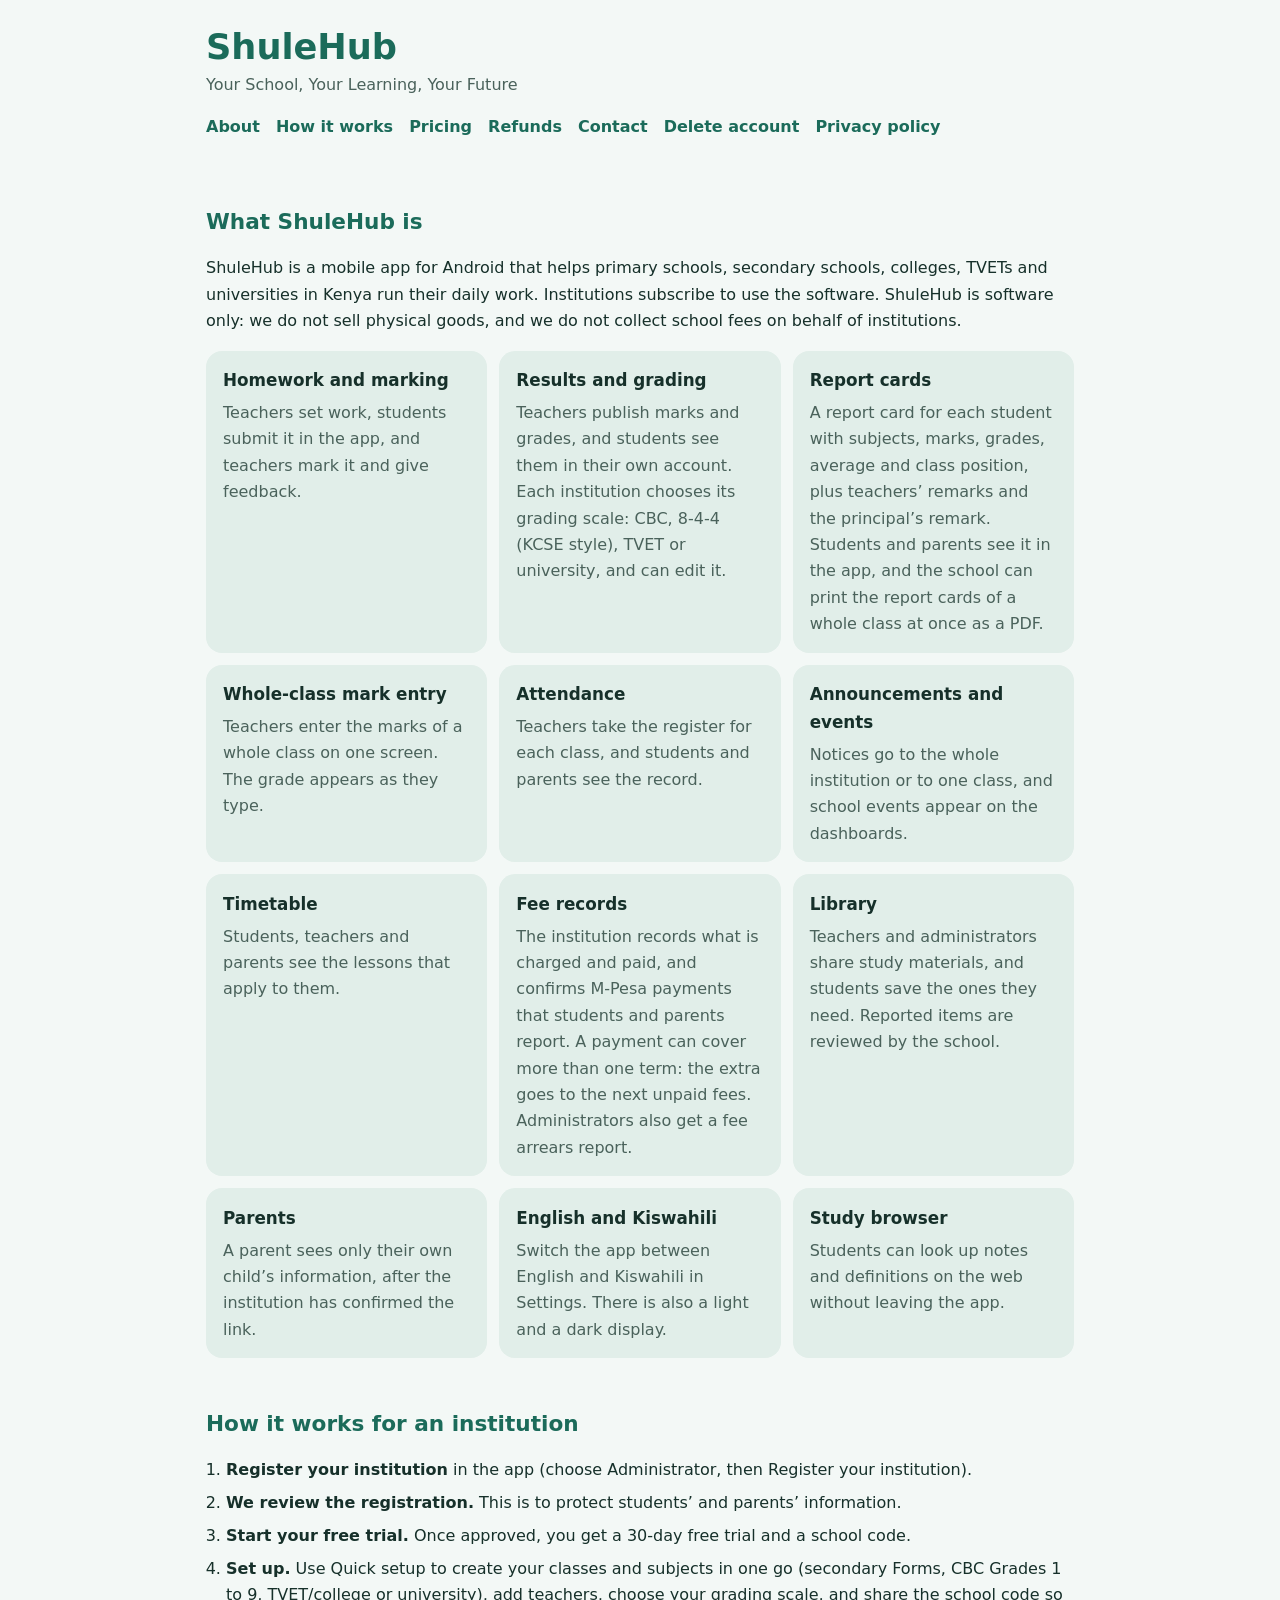
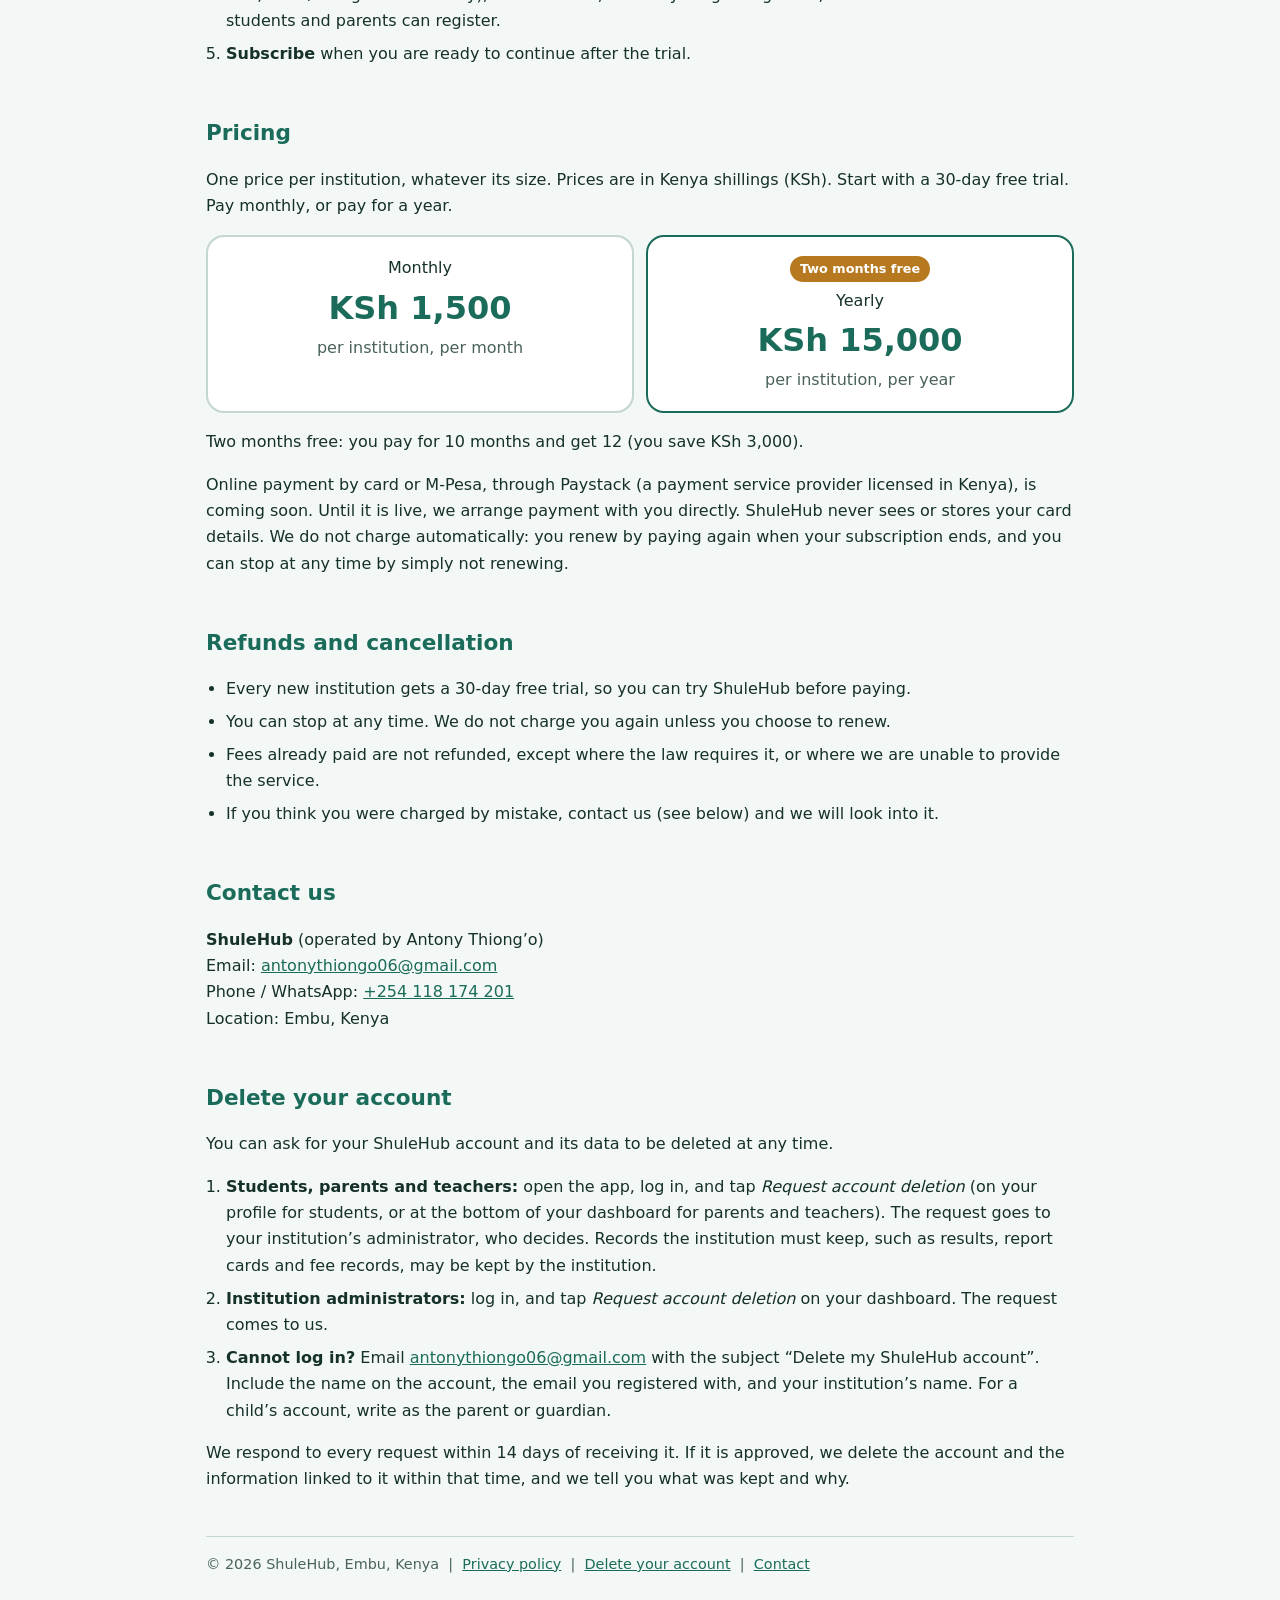
<file: index.html>
<!doctype html>
<html lang="en">
<head>
<meta charset="utf-8">
<meta name="viewport" content="width=device-width, initial-scale=1">
<title>ShuleHub – Your School, Your Learning, Your Future</title>
<meta name="description" content="ShuleHub is an Android app for primary schools, secondary schools, colleges, TVETs and universities in Kenya: homework, results, report cards, attendance, announcements and fee records.">
<style>
  :root{
    --bg:#f3f8f6; --card:#ffffff; --ink:#16302a; --muted:#4a625b;
    --brand:#1b6b5a; --on-brand:#ffffff; --brand-soft:#e1eee9; --line:#c3d6cf; --accent:#b7791f;
  }
  @media (prefers-color-scheme: dark){
    :root{
      --bg:#0f1a17; --card:#16241f; --ink:#e4f1ed; --muted:#b7ccc5;
      --brand:#5fc3a8; --on-brand:#08201a; --brand-soft:#21332d; --line:#33463f; --accent:#f0c070;
    }
  }
  *{box-sizing:border-box}
  html{scroll-behavior:smooth}
  body{margin:0;background:var(--bg);color:var(--ink);
    font:16px/1.65 system-ui,-apple-system,"Segoe UI",Roboto,Arial,sans-serif}
  .wrap{max-width:900px;margin:0 auto;padding:0 16px 56px}
  a{color:var(--brand)}
  header{padding:28px 0 8px}
  header h1{margin:0;font-size:2.2rem;line-height:1.1;color:var(--brand)}
  header p{margin:.3em 0 0;color:var(--muted)}
  nav{display:flex;flex-wrap:wrap;gap:6px 16px;margin:16px 0 8px}
  nav a{font-weight:600;text-decoration:none}
  h2{font-size:1.35rem;margin:2.2em 0 .6em;color:var(--brand);scroll-margin-top:12px}
  h3{margin:.1em 0 .3em;font-size:1.05rem}
  .grid{display:grid;grid-template-columns:repeat(auto-fit,minmax(250px,1fr));gap:12px}
  .card{background:var(--card);border:1px solid var(--line);border-radius:16px;padding:14px 16px}
  .card p{margin:0;color:var(--muted)}
  .soft{background:var(--brand-soft);border-color:transparent}
  ol,ul{padding-left:1.25em}
  li{margin:.4em 0}
  .prices{display:grid;grid-template-columns:repeat(auto-fit,minmax(240px,1fr));gap:12px;margin:12px 0}
  .price{background:var(--card);border:2px solid var(--line);border-radius:18px;padding:18px;text-align:center}
  .price.best{border-color:var(--brand)}
  .price .amt{font-size:2rem;font-weight:700;color:var(--brand)}
  .price .per{color:var(--muted)}
  .tag{display:inline-block;background:var(--accent);color:#fff;border-radius:999px;padding:2px 10px;font-size:.8rem;font-weight:700;margin-bottom:6px}
  @media (prefers-color-scheme: dark){ .tag{color:#2b1c00} }
  footer{margin-top:3em;color:var(--muted);font-size:.9rem;border-top:1px solid var(--line);padding-top:16px}
</style>
</head>
<body>
<div class="wrap">

<header>
  <h1>ShuleHub</h1>
  <p>Your School, Your Learning, Your Future</p>
  <nav>
    <a href="#about">About</a>
    <a href="#how">How it works</a>
    <a href="#pricing">Pricing</a>
    <a href="#refunds">Refunds</a>
    <a href="#contact">Contact</a>
    <a href="#delete">Delete account</a>
    <a href="privacy.html">Privacy policy</a>
  </nav>
</header>

<h2 id="about">What ShuleHub is</h2>
<p>ShuleHub is a mobile app for Android that helps primary schools, secondary schools, colleges, TVETs and universities in Kenya run their daily work. Institutions subscribe to use the software. ShuleHub is software only: we do not sell physical goods, and we do not collect school fees on behalf of institutions.</p>

<div class="grid">
  <div class="card soft"><h3>Homework and marking</h3><p>Teachers set work, students submit it in the app, and teachers mark it and give feedback.</p></div>
  <div class="card soft"><h3>Results and grading</h3><p>Teachers publish marks and grades, and students see them in their own account. Each institution chooses its grading scale: CBC, 8-4-4 (KCSE style), TVET or university, and can edit it.</p></div>
  <div class="card soft"><h3>Report cards</h3><p>A report card for each student with subjects, marks, grades, average and class position, plus teachers’ remarks and the principal’s remark. Students and parents see it in the app, and the school can print the report cards of a whole class at once as a PDF.</p></div>
  <div class="card soft"><h3>Whole-class mark entry</h3><p>Teachers enter the marks of a whole class on one screen. The grade appears as they type.</p></div>
  <div class="card soft"><h3>Attendance</h3><p>Teachers take the register for each class, and students and parents see the record.</p></div>
  <div class="card soft"><h3>Announcements and events</h3><p>Notices go to the whole institution or to one class, and school events appear on the dashboards.</p></div>
  <div class="card soft"><h3>Timetable</h3><p>Students, teachers and parents see the lessons that apply to them.</p></div>
  <div class="card soft"><h3>Fee records</h3><p>The institution records what is charged and paid, and confirms M-Pesa payments that students and parents report. A payment can cover more than one term: the extra goes to the next unpaid fees. Administrators also get a fee arrears report.</p></div>
  <div class="card soft"><h3>Library</h3><p>Teachers and administrators share study materials, and students save the ones they need. Reported items are reviewed by the school.</p></div>
  <div class="card soft"><h3>Parents</h3><p>A parent sees only their own child’s information, after the institution has confirmed the link.</p></div>
  <div class="card soft"><h3>English and Kiswahili</h3><p>Switch the app between English and Kiswahili in Settings. There is also a light and a dark display.</p></div>
  <div class="card soft"><h3>Study browser</h3><p>Students can look up notes and definitions on the web without leaving the app.</p></div>
</div>

<h2 id="how">How it works for an institution</h2>
<ol>
  <li><strong>Register your institution</strong> in the app (choose Administrator, then Register your institution).</li>
  <li><strong>We review the registration.</strong> This is to protect students’ and parents’ information.</li>
  <li><strong>Start your free trial.</strong> Once approved, you get a 30-day free trial and a school code.</li>
  <li><strong>Set up.</strong> Use Quick setup to create your classes and subjects in one go (secondary Forms, CBC Grades 1 to 9, TVET/college or university), add teachers, choose your grading scale, and share the school code so students and parents can register.</li>
  <li><strong>Subscribe</strong> when you are ready to continue after the trial.</li>
</ol>

<h2 id="pricing">Pricing</h2>
<p>One price per institution, whatever its size. Prices are in Kenya shillings (KSh). Start with a 30-day free trial. Pay monthly, or pay for a year.</p>
<div class="prices">
  <div class="price">
    <div>Monthly</div>
    <div class="amt">KSh 1,500</div>
    <div class="per">per institution, per month</div>
  </div>
  <div class="price best">
    <span class="tag">Two months free</span>
    <div>Yearly</div>
    <div class="amt">KSh 15,000</div>
    <div class="per">per institution, per year</div>
  </div>
</div>
<p>Two months free: you pay for 10 months and get 12 (you save KSh 3,000).</p>
<p>Online payment by card or M-Pesa, through Paystack (a payment service provider licensed in Kenya), is coming soon. Until it is live, we arrange payment with you directly. ShuleHub never sees or stores your card details. We do not charge automatically: you renew by paying again when your subscription ends, and you can stop at any time by simply not renewing.</p>

<h2 id="refunds">Refunds and cancellation</h2>
<ul>
  <li>Every new institution gets a 30-day free trial, so you can try ShuleHub before paying.</li>
  <li>You can stop at any time. We do not charge you again unless you choose to renew.</li>
  <li>Fees already paid are not refunded, except where the law requires it, or where we are unable to provide the service.</li>
  <li>If you think you were charged by mistake, contact us (see below) and we will look into it.</li>
</ul>

<h2 id="contact">Contact us</h2>
<p><strong>ShuleHub</strong> (operated by Antony Thiong’o)<br>
Email: <a href="mailto:antonythiongo06@gmail.com">antonythiongo06@gmail.com</a><br>
Phone / WhatsApp: <a href="tel:+254118174201">+254 118 174 201</a><br>
Location: Embu, Kenya</p>

<h2 id="delete">Delete your account</h2>
<p>You can ask for your ShuleHub account and its data to be deleted at any time.</p>
<ol>
  <li><strong>Students, parents and teachers:</strong> open the app, log in, and tap <em>Request account deletion</em> (on your profile for students, or at the bottom of your dashboard for parents and teachers). The request goes to your institution’s administrator, who decides. Records the institution must keep, such as results, report cards and fee records, may be kept by the institution.</li>
  <li><strong>Institution administrators:</strong> log in, and tap <em>Request account deletion</em> on your dashboard. The request comes to us.</li>
  <li><strong>Cannot log in?</strong> Email <a href="mailto:antonythiongo06@gmail.com?subject=Delete%20my%20ShuleHub%20account">antonythiongo06@gmail.com</a> with the subject “Delete my ShuleHub account”. Include the name on the account, the email you registered with, and your institution’s name. For a child’s account, write as the parent or guardian.</li>
</ol>
<p>We respond to every request within 14 days of receiving it. If it is approved, we delete the account and the information linked to it within that time, and we tell you what was kept and why.</p>

<footer>
  &copy; 2026 ShuleHub, Embu, Kenya &nbsp;|&nbsp; <a href="privacy.html">Privacy policy</a> &nbsp;|&nbsp; <a href="#delete">Delete your account</a> &nbsp;|&nbsp; <a href="mailto:antonythiongo06@gmail.com">Contact</a>
</footer>

</div>
</body>
</html>
</file>
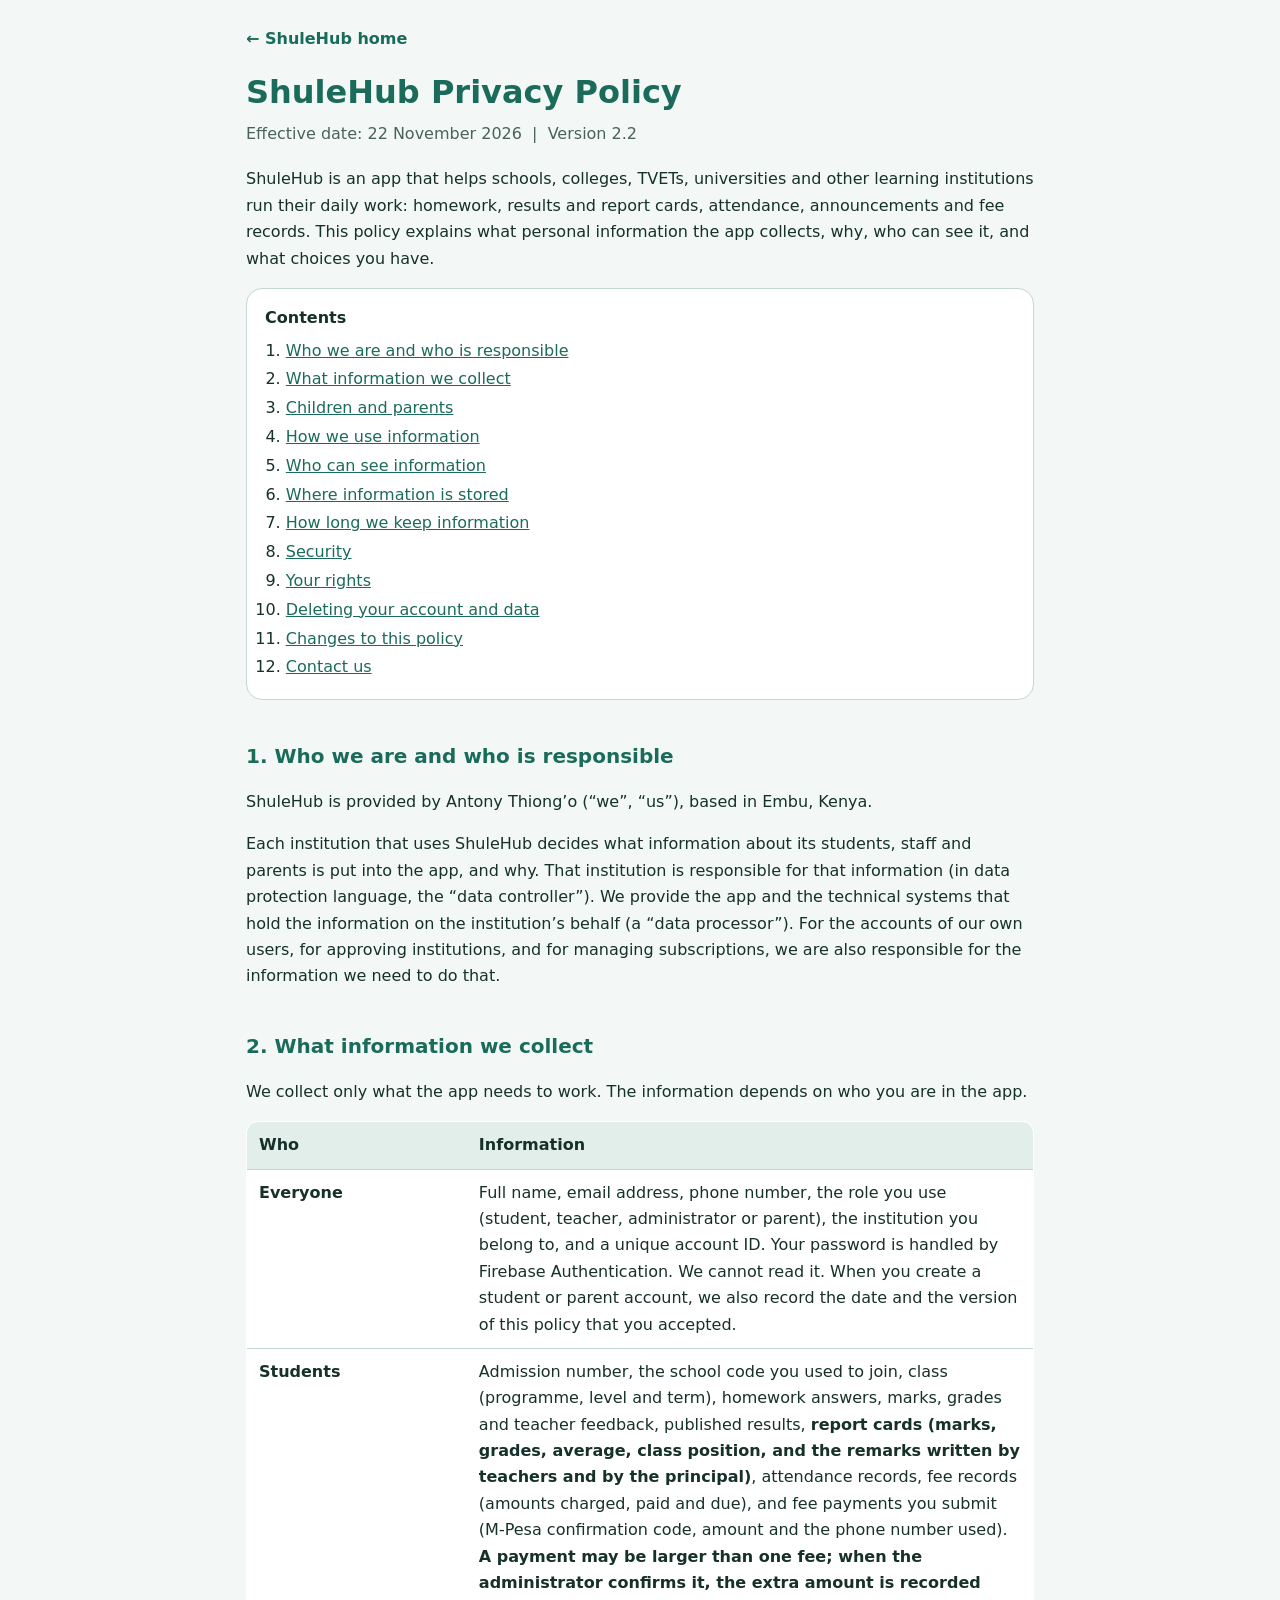
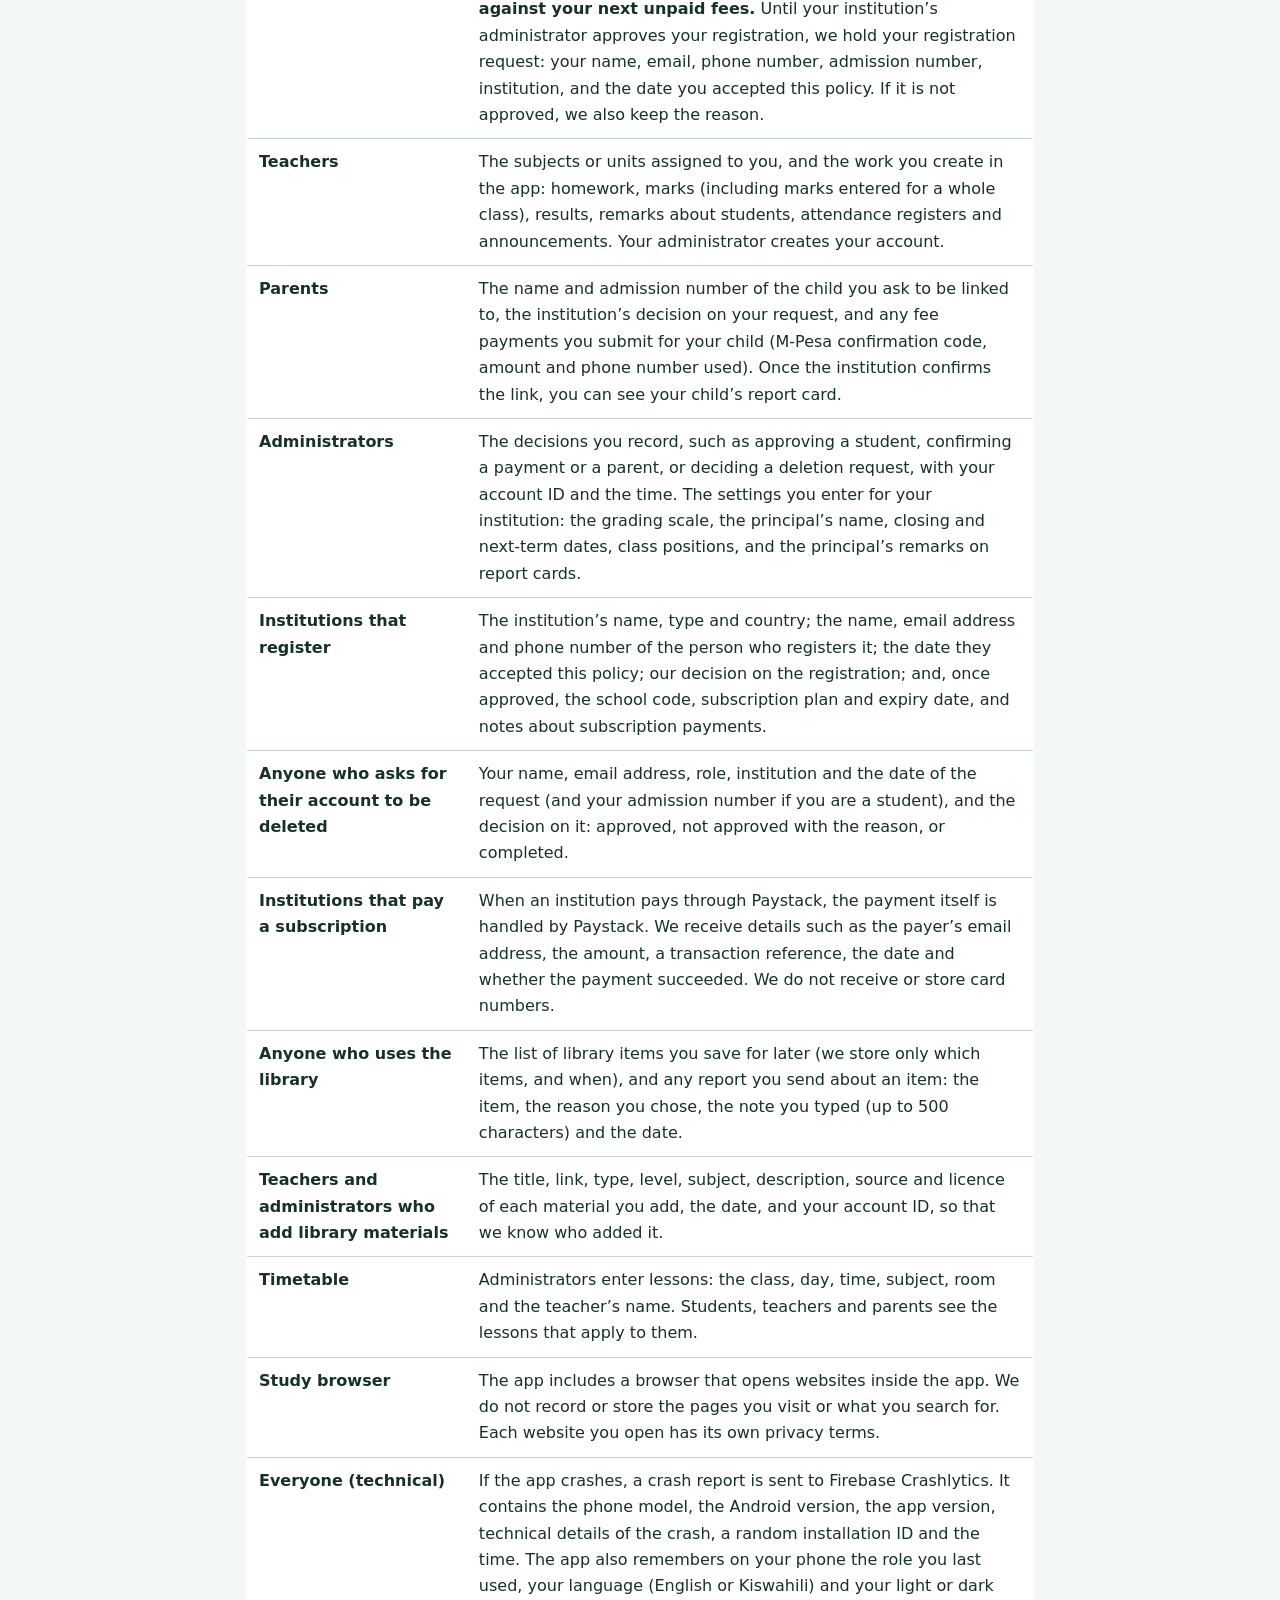
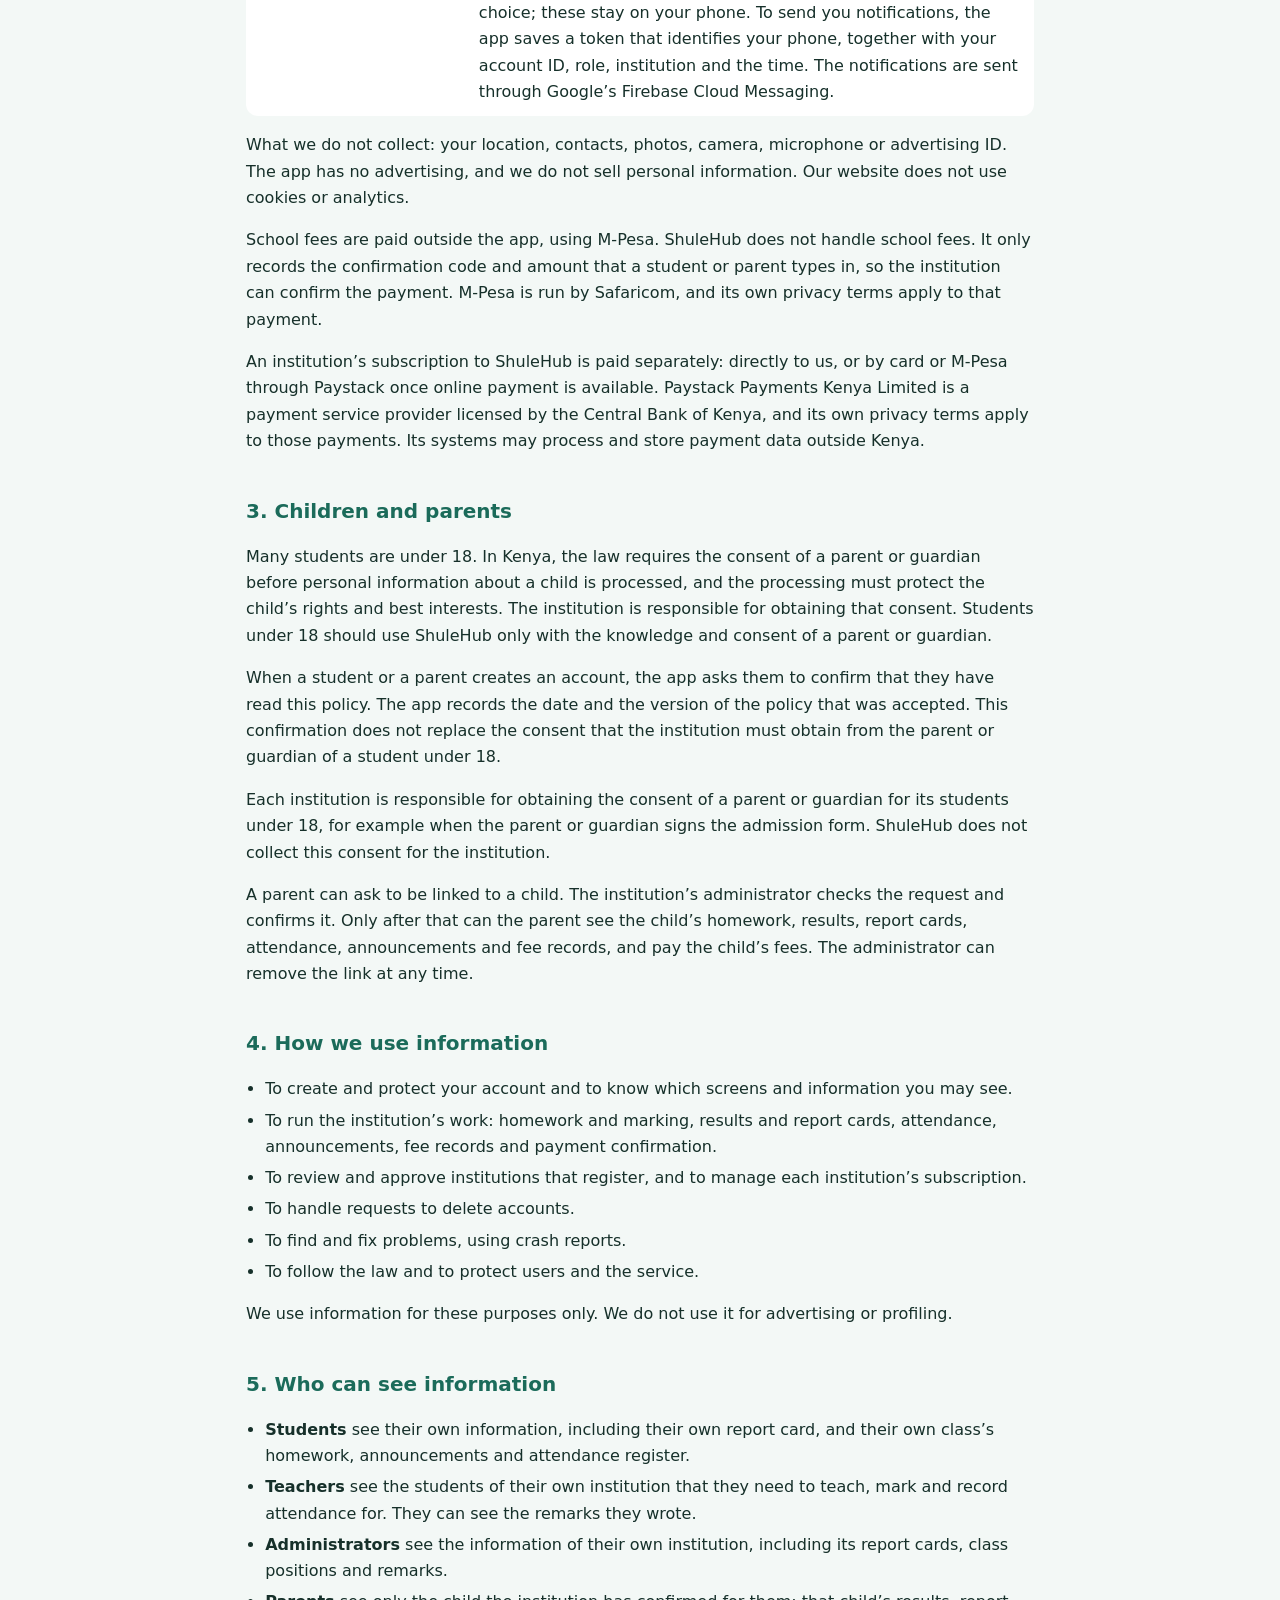
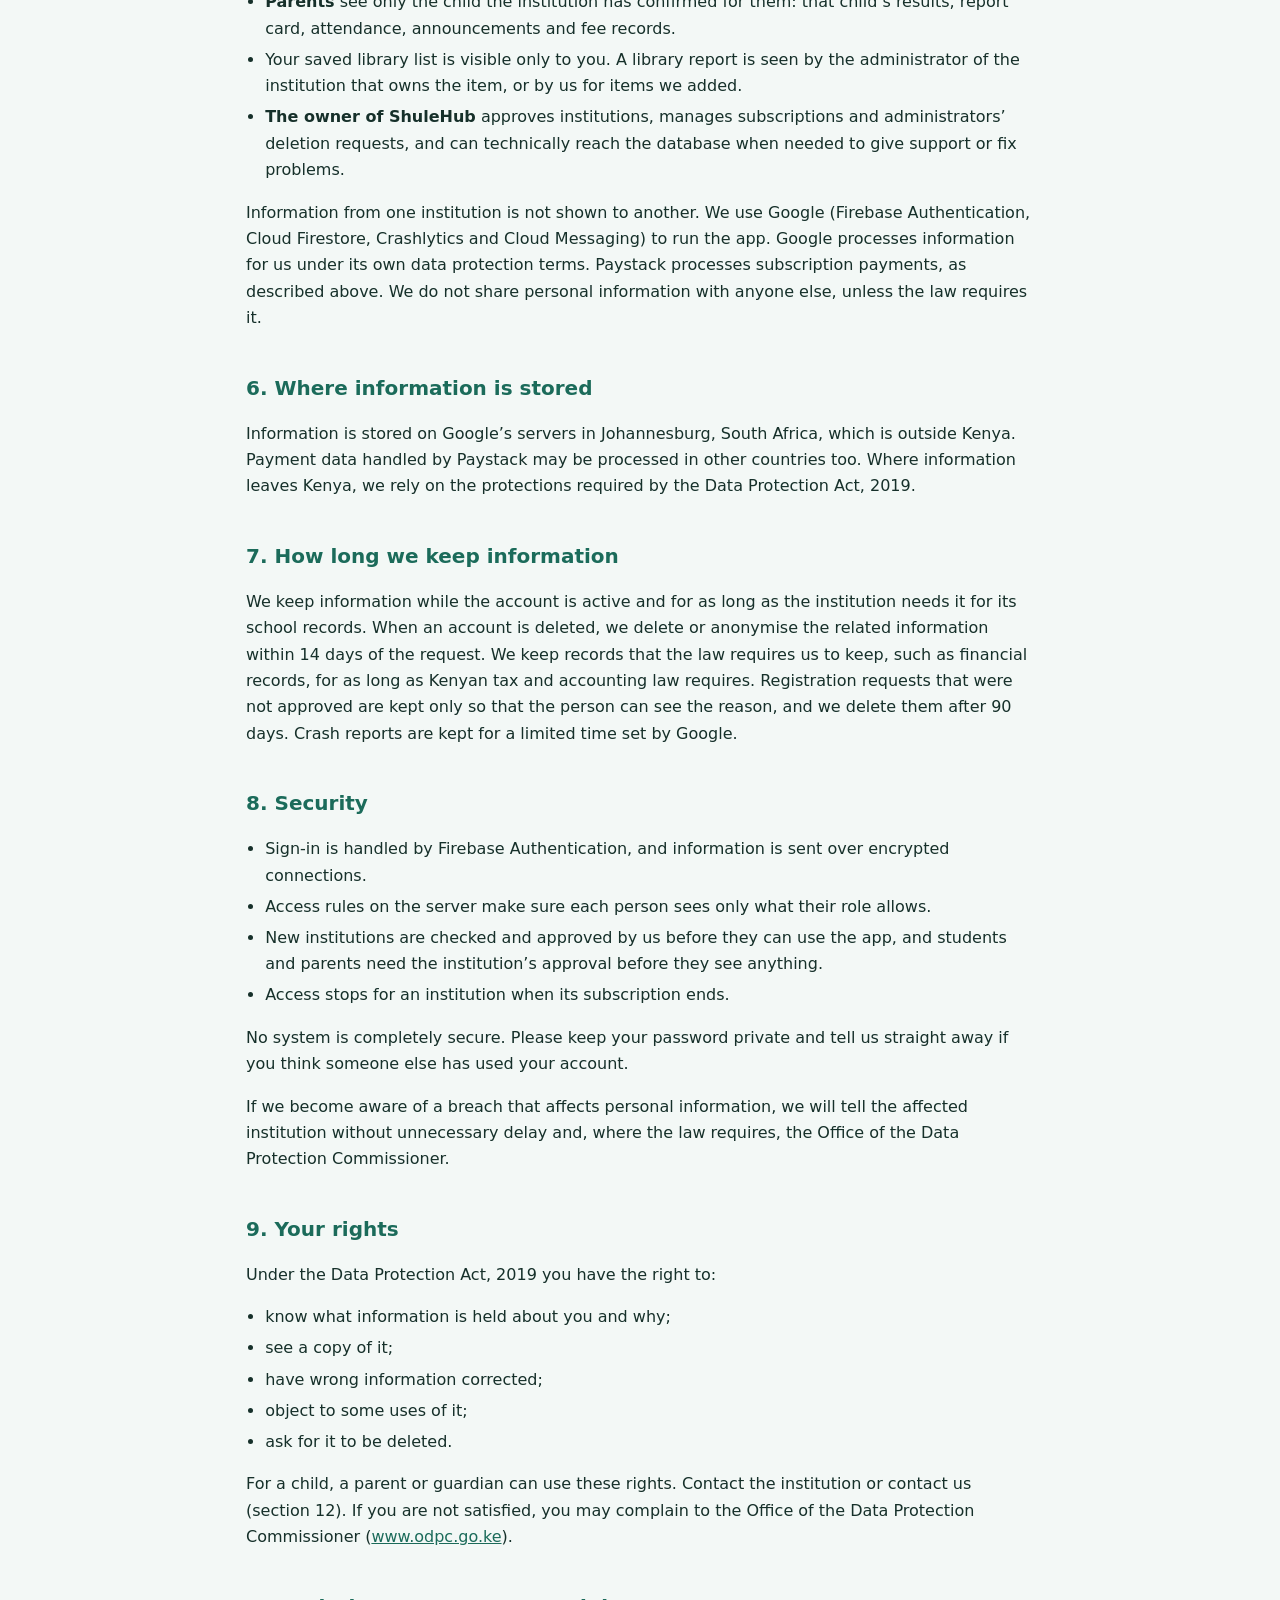
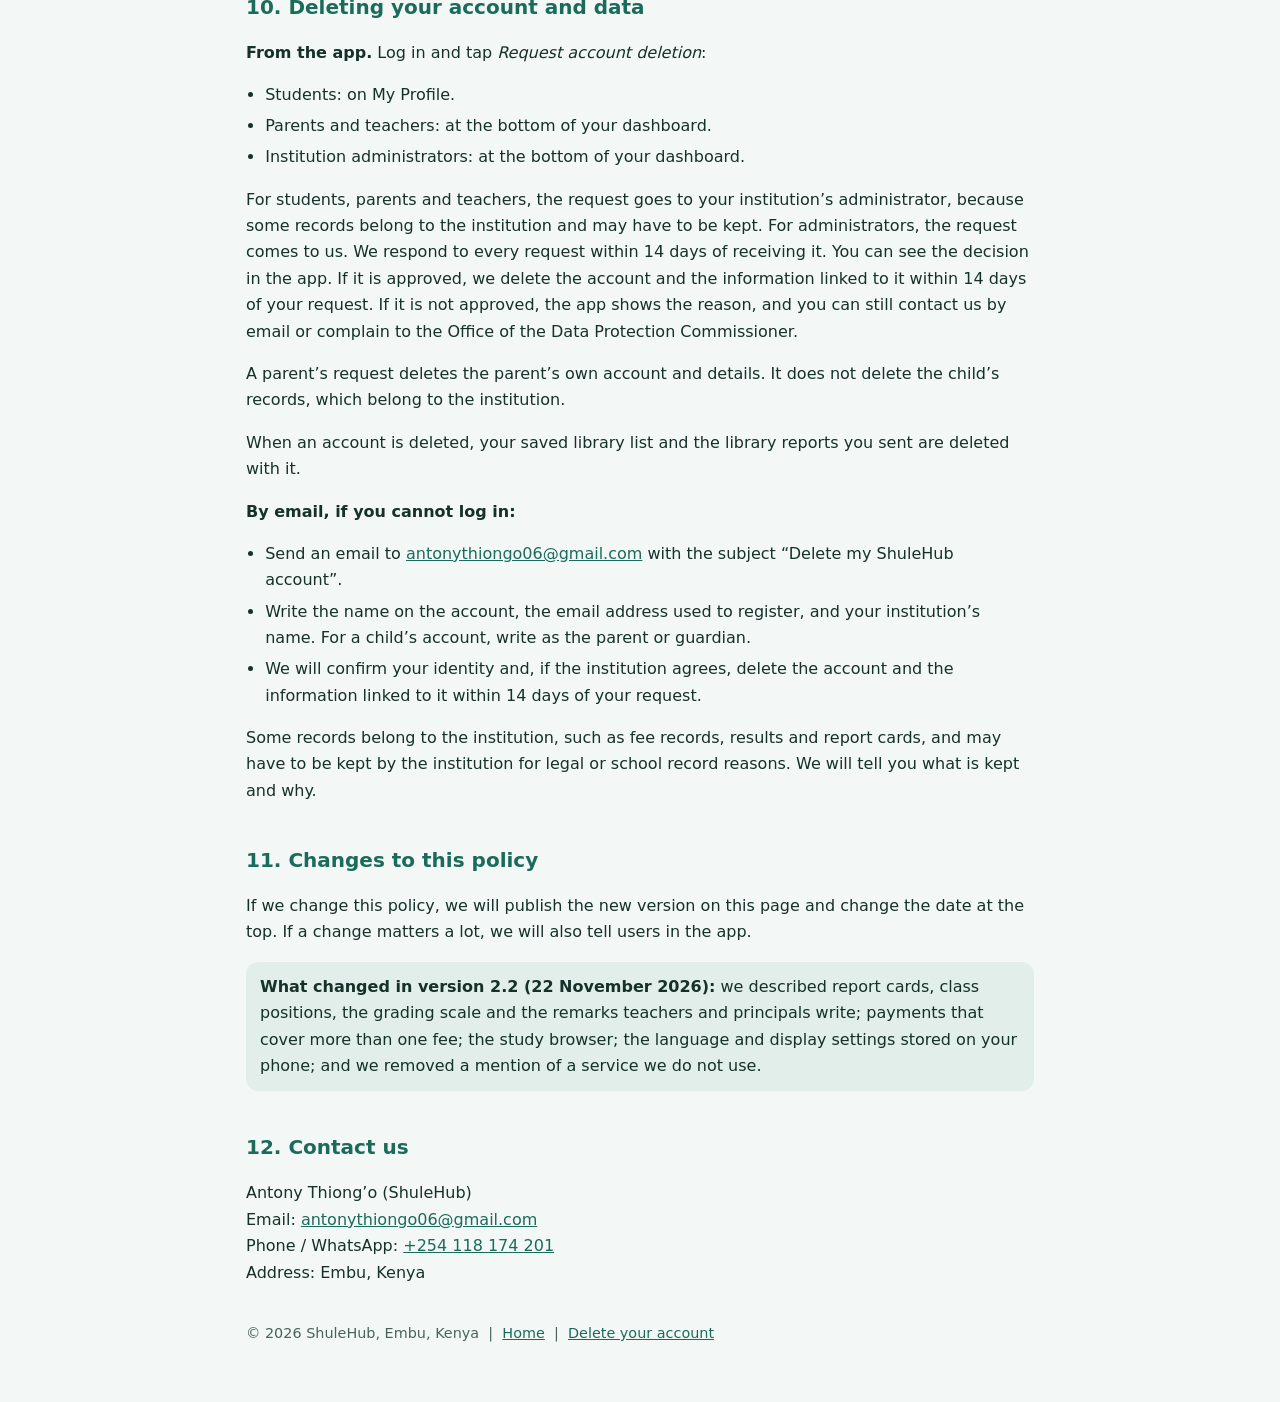
<file: privacy.html>
<!doctype html>
<html lang="en">
<head>
<meta charset="utf-8">
<meta name="viewport" content="width=device-width, initial-scale=1">
<title>ShuleHub Privacy Policy</title>
<meta name="description" content="How ShuleHub collects, uses and protects personal information.">
<style>
  :root{
    --bg:#f3f8f6; --card:#ffffff; --ink:#16302a; --muted:#4a625b;
    --brand:#1b6b5a; --brand-soft:#e1eee9; --line:#c3d6cf;
  }
  @media (prefers-color-scheme: dark){
    :root{
      --bg:#0f1a17; --card:#16241f; --ink:#e4f1ed; --muted:#b7ccc5;
      --brand:#5fc3a8; --brand-soft:#21332d; --line:#33463f;
    }
  }
  *{box-sizing:border-box}
  html{scroll-behavior:smooth}
  body{margin:0;background:var(--bg);color:var(--ink);
    font:16px/1.65 system-ui,-apple-system,"Segoe UI",Roboto,Arial,sans-serif}
  .wrap{max-width:820px;margin:0 auto;padding:20px 16px 56px}
  a{color:var(--brand)}
  .back{display:inline-block;margin:6px 0 14px;text-decoration:none;font-weight:600}
  h1{font-size:2rem;line-height:1.2;margin:.2em 0 .3em;color:var(--brand)}
  h2{font-size:1.25rem;margin:2em 0 .5em;color:var(--brand);scroll-margin-top:12px}
  .meta{color:var(--muted);margin:0 0 1.2em}
  .card{background:var(--card);border:1px solid var(--line);border-radius:16px;padding:16px 18px}
  .toc ol{margin:.4em 0 0;padding-left:1.3em}
  .toc li{margin:.15em 0}
  ul{padding-left:1.2em}
  li{margin:.3em 0}
  table{width:100%;border-collapse:collapse;background:var(--card);
    border:1px solid var(--line);border-radius:12px;overflow:hidden}
  th,td{text-align:left;vertical-align:top;padding:10px 12px;border-bottom:1px solid var(--line)}
  th{background:var(--brand-soft)}
  td:first-child{font-weight:600;width:28%}
  @media (max-width:640px){
    table,thead,tbody,tr,th,td{display:block;width:100%}
    thead{display:none}
    tr{border-bottom:1px solid var(--line);padding:6px 0}
    td{border:0;padding:4px 12px}
    td:first-child{width:100%;color:var(--brand)}
  }
  .note{background:var(--brand-soft);border-radius:12px;padding:12px 14px;margin:1em 0}
  footer{margin-top:2.5em;color:var(--muted);font-size:.9rem}
</style>
</head>
<body>
<div class="wrap">
<a class="back" href="index.html">&larr; ShuleHub home</a>
<h1>ShuleHub Privacy Policy</h1>
<p class="meta">Effective date: 22 November 2026 &nbsp;|&nbsp; Version 2.2</p>

<p>ShuleHub is an app that helps schools, colleges, TVETs, universities and other learning institutions run their daily work: homework, results and report cards, attendance, announcements and fee records. This policy explains what personal information the app collects, why, who can see it, and what choices you have.</p>

<div class="card toc">
<strong>Contents</strong>
<ol>
<li><a href="#s1">Who we are and who is responsible</a></li>
<li><a href="#s2">What information we collect</a></li>
<li><a href="#s3">Children and parents</a></li>
<li><a href="#s4">How we use information</a></li>
<li><a href="#s5">Who can see information</a></li>
<li><a href="#s6">Where information is stored</a></li>
<li><a href="#s7">How long we keep information</a></li>
<li><a href="#s8">Security</a></li>
<li><a href="#s9">Your rights</a></li>
<li><a href="#s10">Deleting your account and data</a></li>
<li><a href="#s11">Changes to this policy</a></li>
<li><a href="#s12">Contact us</a></li>
</ol>
</div>

<h2 id="s1">1. Who we are and who is responsible</h2>
<p>ShuleHub is provided by Antony Thiong’o (“we”, “us”), based in Embu, Kenya.</p>
<p>Each institution that uses ShuleHub decides what information about its students, staff and parents is put into the app, and why. That institution is responsible for that information (in data protection language, the “data controller”). We provide the app and the technical systems that hold the information on the institution’s behalf (a “data processor”). For the accounts of our own users, for approving institutions, and for managing subscriptions, we are also responsible for the information we need to do that.</p>

<h2 id="s2">2. What information we collect</h2>
<p>We collect only what the app needs to work. The information depends on who you are in the app.</p>
<table>
<thead><tr><th>Who</th><th>Information</th></tr></thead>
<tbody>
<tr><td>Everyone</td><td>Full name, email address, phone number, the role you use (student, teacher, administrator or parent), the institution you belong to, and a unique account ID. Your password is handled by Firebase Authentication. We cannot read it. When you create a student or parent account, we also record the date and the version of this policy that you accepted.</td></tr>
<tr><td>Students</td><td>Admission number, the school code you used to join, class (programme, level and term), homework answers, marks, grades and teacher feedback, published results, <strong>report cards (marks, grades, average, class position, and the remarks written by teachers and by the principal)</strong>, attendance records, fee records (amounts charged, paid and due), and fee payments you submit (M-Pesa confirmation code, amount and the phone number used). <strong>A payment may be larger than one fee; when the administrator confirms it, the extra amount is recorded against your next unpaid fees.</strong> Until your institution’s administrator approves your registration, we hold your registration request: your name, email, phone number, admission number, institution, and the date you accepted this policy. If it is not approved, we also keep the reason.</td></tr>
<tr><td>Teachers</td><td>The subjects or units assigned to you, and the work you create in the app: homework, marks (including marks entered for a whole class), results, remarks about students, attendance registers and announcements. Your administrator creates your account.</td></tr>
<tr><td>Parents</td><td>The name and admission number of the child you ask to be linked to, the institution’s decision on your request, and any fee payments you submit for your child (M-Pesa confirmation code, amount and phone number used). Once the institution confirms the link, you can see your child’s report card.</td></tr>
<tr><td>Administrators</td><td>The decisions you record, such as approving a student, confirming a payment or a parent, or deciding a deletion request, with your account ID and the time. The settings you enter for your institution: the grading scale, the principal’s name, closing and next-term dates, class positions, and the principal’s remarks on report cards.</td></tr>
<tr><td>Institutions that register</td><td>The institution’s name, type and country; the name, email address and phone number of the person who registers it; the date they accepted this policy; our decision on the registration; and, once approved, the school code, subscription plan and expiry date, and notes about subscription payments.</td></tr>
<tr><td>Anyone who asks for their account to be deleted</td><td>Your name, email address, role, institution and the date of the request (and your admission number if you are a student), and the decision on it: approved, not approved with the reason, or completed.</td></tr>
<tr><td>Institutions that pay a subscription</td><td>When an institution pays through Paystack, the payment itself is handled by Paystack. We receive details such as the payer’s email address, the amount, a transaction reference, the date and whether the payment succeeded. We do not receive or store card numbers.</td></tr>
<tr><td>Anyone who uses the library</td><td>The list of library items you save for later (we store only which items, and when), and any report you send about an item: the item, the reason you chose, the note you typed (up to 500 characters) and the date.</td></tr>
<tr><td>Teachers and administrators who add library materials</td><td>The title, link, type, level, subject, description, source and licence of each material you add, the date, and your account ID, so that we know who added it.</td></tr>
<tr><td>Timetable</td><td>Administrators enter lessons: the class, day, time, subject, room and the teacher’s name. Students, teachers and parents see the lessons that apply to them.</td></tr>
<tr><td>Study browser</td><td>The app includes a browser that opens websites inside the app. We do not record or store the pages you visit or what you search for. Each website you open has its own privacy terms.</td></tr>
<tr><td>Everyone (technical)</td><td>If the app crashes, a crash report is sent to Firebase Crashlytics. It contains the phone model, the Android version, the app version, technical details of the crash, a random installation ID and the time. The app also remembers on your phone the role you last used, your language (English or Kiswahili) and your light or dark choice; these stay on your phone. To send you notifications, the app saves a token that identifies your phone, together with your account ID, role, institution and the time. The notifications are sent through Google’s Firebase Cloud Messaging.</td></tr>
</tbody>
</table>
<p>What we do not collect: your location, contacts, photos, camera, microphone or advertising ID. The app has no advertising, and we do not sell personal information. Our website does not use cookies or analytics.</p>
<p>School fees are paid outside the app, using M-Pesa. ShuleHub does not handle school fees. It only records the confirmation code and amount that a student or parent types in, so the institution can confirm the payment. M-Pesa is run by Safaricom, and its own privacy terms apply to that payment.</p>
<p>An institution’s subscription to ShuleHub is paid separately: directly to us, or by card or M-Pesa through Paystack once online payment is available. Paystack Payments Kenya Limited is a payment service provider licensed by the Central Bank of Kenya, and its own privacy terms apply to those payments. Its systems may process and store payment data outside Kenya.</p>

<h2 id="s3">3. Children and parents</h2>
<p>Many students are under 18. In Kenya, the law requires the consent of a parent or guardian before personal information about a child is processed, and the processing must protect the child’s rights and best interests. The institution is responsible for obtaining that consent. Students under 18 should use ShuleHub only with the knowledge and consent of a parent or guardian.</p>
<p>When a student or a parent creates an account, the app asks them to confirm that they have read this policy. The app records the date and the version of the policy that was accepted. This confirmation does not replace the consent that the institution must obtain from the parent or guardian of a student under 18.</p>
<p>Each institution is responsible for obtaining the consent of a parent or guardian for its students under 18, for example when the parent or guardian signs the admission form. ShuleHub does not collect this consent for the institution.</p>
<p>A parent can ask to be linked to a child. The institution’s administrator checks the request and confirms it. Only after that can the parent see the child’s homework, results, report cards, attendance, announcements and fee records, and pay the child’s fees. The administrator can remove the link at any time.</p>

<h2 id="s4">4. How we use information</h2>
<ul>
<li>To create and protect your account and to know which screens and information you may see.</li>
<li>To run the institution’s work: homework and marking, results and report cards, attendance, announcements, fee records and payment confirmation.</li>
<li>To review and approve institutions that register, and to manage each institution’s subscription.</li>
<li>To handle requests to delete accounts.</li>
<li>To find and fix problems, using crash reports.</li>
<li>To follow the law and to protect users and the service.</li>
</ul>
<p>We use information for these purposes only. We do not use it for advertising or profiling.</p>

<h2 id="s5">5. Who can see information</h2>
<ul>
<li><strong>Students</strong> see their own information, including their own report card, and their own class’s homework, announcements and attendance register.</li>
<li><strong>Teachers</strong> see the students of their own institution that they need to teach, mark and record attendance for. They can see the remarks they wrote.</li>
<li><strong>Administrators</strong> see the information of their own institution, including its report cards, class positions and remarks.</li>
<li><strong>Parents</strong> see only the child the institution has confirmed for them: that child’s results, report card, attendance, announcements and fee records.</li>
<li>Your saved library list is visible only to you. A library report is seen by the administrator of the institution that owns the item, or by us for items we added.</li>
<li><strong>The owner of ShuleHub</strong> approves institutions, manages subscriptions and administrators’ deletion requests, and can technically reach the database when needed to give support or fix problems.</li>
</ul>
<p>Information from one institution is not shown to another. We use Google (Firebase Authentication, Cloud Firestore, Crashlytics and Cloud Messaging) to run the app. Google processes information for us under its own data protection terms. Paystack processes subscription payments, as described above. We do not share personal information with anyone else, unless the law requires it.</p>

<h2 id="s6">6. Where information is stored</h2>
<p>Information is stored on Google’s servers in Johannesburg, South Africa, which is outside Kenya. Payment data handled by Paystack may be processed in other countries too. Where information leaves Kenya, we rely on the protections required by the Data Protection Act, 2019.</p>

<h2 id="s7">7. How long we keep information</h2>
<p>We keep information while the account is active and for as long as the institution needs it for its school records. When an account is deleted, we delete or anonymise the related information within 14 days of the request. We keep records that the law requires us to keep, such as financial records, for as long as Kenyan tax and accounting law requires. Registration requests that were not approved are kept only so that the person can see the reason, and we delete them after 90 days. Crash reports are kept for a limited time set by Google.</p>

<h2 id="s8">8. Security</h2>
<ul>
<li>Sign-in is handled by Firebase Authentication, and information is sent over encrypted connections.</li>
<li>Access rules on the server make sure each person sees only what their role allows.</li>
<li>New institutions are checked and approved by us before they can use the app, and students and parents need the institution’s approval before they see anything.</li>
<li>Access stops for an institution when its subscription ends.</li>
</ul>
<p>No system is completely secure. Please keep your password private and tell us straight away if you think someone else has used your account.</p>
<p>If we become aware of a breach that affects personal information, we will tell the affected institution without unnecessary delay and, where the law requires, the Office of the Data Protection Commissioner.</p>

<h2 id="s9">9. Your rights</h2>
<p>Under the Data Protection Act, 2019 you have the right to:</p>
<ul>
<li>know what information is held about you and why;</li>
<li>see a copy of it;</li>
<li>have wrong information corrected;</li>
<li>object to some uses of it;</li>
<li>ask for it to be deleted.</li>
</ul>
<p>For a child, a parent or guardian can use these rights. Contact the institution or contact us (section 12). If you are not satisfied, you may complain to the Office of the Data Protection Commissioner (<a href="https://www.odpc.go.ke">www.odpc.go.ke</a>).</p>

<h2 id="s10">10. Deleting your account and data</h2>
<p><strong>From the app.</strong> Log in and tap <em>Request account deletion</em>:</p>
<ul>
<li>Students: on My Profile.</li>
<li>Parents and teachers: at the bottom of your dashboard.</li>
<li>Institution administrators: at the bottom of your dashboard.</li>
</ul>
<p>For students, parents and teachers, the request goes to your institution’s administrator, because some records belong to the institution and may have to be kept. For administrators, the request comes to us. We respond to every request within 14 days of receiving it. You can see the decision in the app. If it is approved, we delete the account and the information linked to it within 14 days of your request. If it is not approved, the app shows the reason, and you can still contact us by email or complain to the Office of the Data Protection Commissioner.</p>
<p>A parent’s request deletes the parent’s own account and details. It does not delete the child’s records, which belong to the institution.</p>
<p>When an account is deleted, your saved library list and the library reports you sent are deleted with it.</p>
<p><strong>By email, if you cannot log in:</strong></p>
<ul>
<li>Send an email to <a href="mailto:antonythiongo06@gmail.com?subject=Delete%20my%20ShuleHub%20account">antonythiongo06@gmail.com</a> with the subject “Delete my ShuleHub account”.</li>
<li>Write the name on the account, the email address used to register, and your institution’s name. For a child’s account, write as the parent or guardian.</li>
<li>We will confirm your identity and, if the institution agrees, delete the account and the information linked to it within 14 days of your request.</li>
</ul>
<p>Some records belong to the institution, such as fee records, results and report cards, and may have to be kept by the institution for legal or school record reasons. We will tell you what is kept and why.</p>

<h2 id="s11">11. Changes to this policy</h2>
<p>If we change this policy, we will publish the new version on this page and change the date at the top. If a change matters a lot, we will also tell users in the app.</p>
<div class="note"><strong>What changed in version 2.2 (22 November 2026):</strong> we described report cards, class positions, the grading scale and the remarks teachers and principals write; payments that cover more than one fee; the study browser; the language and display settings stored on your phone; and we removed a mention of a service we do not use.</div>

<h2 id="s12">12. Contact us</h2>
<p>Antony Thiong’o (ShuleHub)<br>
Email: <a href="mailto:antonythiongo06@gmail.com">antonythiongo06@gmail.com</a><br>
Phone / WhatsApp: <a href="tel:+254118174201">+254 118 174 201</a><br>
Address: Embu, Kenya</p>

<footer>&copy; 2026 ShuleHub, Embu, Kenya &nbsp;|&nbsp; <a href="index.html">Home</a> &nbsp;|&nbsp; <a href="index.html#delete">Delete your account</a></footer>
</div>
</body>
</html>
</file>
